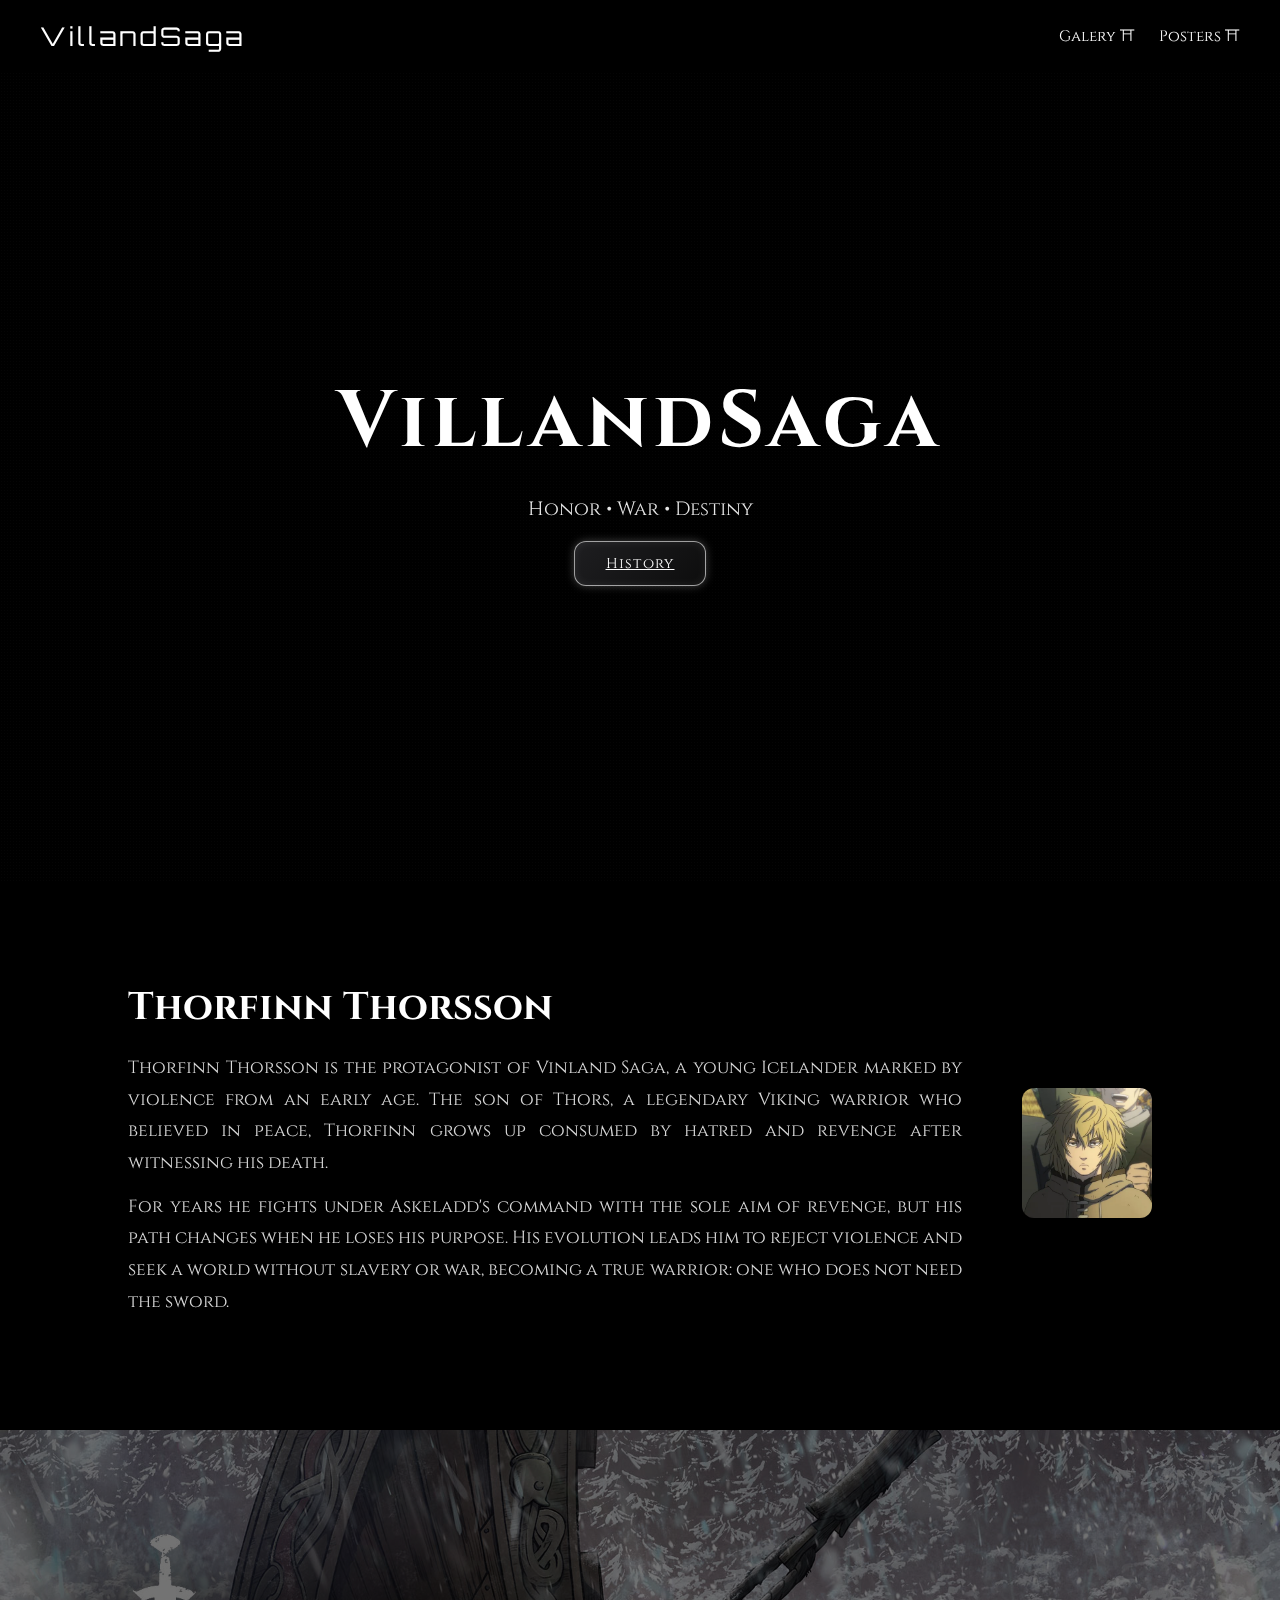
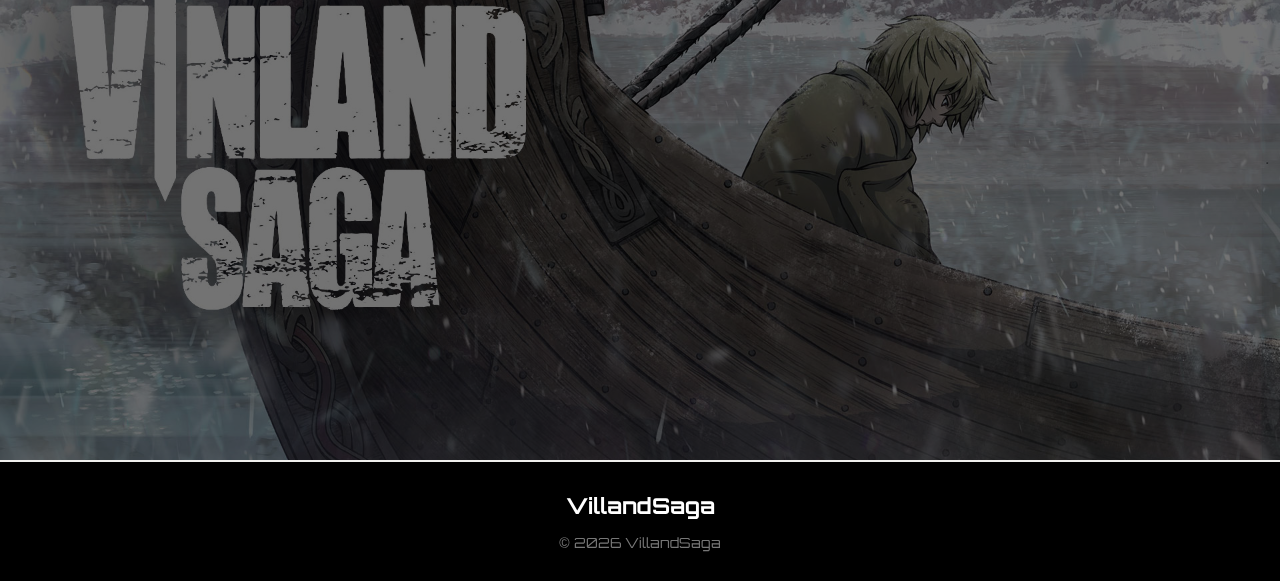
<file: index.html>
<!DOCTYPE html>
<html lang="es">
<head>
    <meta charset="UTF-8">
    <title>VINLLAND | Anime Landing</title>
    <meta name="viewport" content="width=device-width, initial-scale=1.0">

    <!-- Fuentes -->
    <link href="https://fonts.googleapis.com/css2?family=Cinzel:wght@400;700&family=Orbitron:wght@400;600&display=swap" rel="stylesheet">

    <link rel="stylesheet" href="style.css">
</head>
<body>

<!-- Fondo -->
<div class="background"></div>

<!-- NAVBAR -->
<nav class="navbar">
    <div class="logo">VillandSaga</div>

    <ul class="menu">
        <li><a href="Galery.html">Galery ⛩</a></li>
        <li class="dropdown">
            <a href="posters.html">Posters ⛩</a>
        </li>
    </ul>

    <div class="menu-toggle" id="menuToggle">☰</div>
</nav>

<!-- HERO -->
<header class="hero">
    <h1 class="glitch">VillandSaga</h1>
    <p>Honor • War • Destiny</p>

<div class="buttons">
    <a href="history.html" class="btn secondary">History</a>
</div>

</header>

<!-- SECCIÓN -->
<section class="bio">
    <div class="bio-text">
        <h2>Thorfinn Thorsson</h2>
        <p>
Thorfinn Thorsson is the protagonist of Vinland Saga, a young Icelander

marked by violence from an early age. The son of Thors, a legendary
Viking warrior who believed in peace, Thorfinn grows up consumed by hatred

and revenge after witnessing his death.
        </p>
        <p>
For years he fights under Askeladd's command with the sole aim of
revenge, but his path changes when he loses his purpose. His evolution
leads him to reject violence and seek a world without slavery or war,

becoming a true warrior: one who does not need the sword.
        </p>
    </div>

    <div class="bio-image">
        <img src="Torfin1.webp" alt="Thorfinn Thorsson">
    </div>
</section>

<section class="space">
    <div class="overlay">
    </div>
</section>
<footer class="footer">
    <div class="footer-content">
        <div class="footer-logo">VillandSaga</div>

        <div class="footer-copy">
            © 2026 VillandSaga
        </div>
    </div>
</footer>

<script src="scrip.js"></script>
</body>
</html>
</file>
<file: style.css>
/* ================= RESET ================= */

*{
    margin:0;
    padding:0;
    box-sizing:border-box;
}

body{
    font-family:'Cinzel', serif;
    color:white;
    background:#000;
    overflow-x:hidden;
}


/* ================= FONDO GLOBAL ================= */

.background{
    position:fixed;
    inset:0;
    background:
        linear-gradient(to bottom, rgba(0,0,0,.6), #000),
        url("https://images.unsplash.com/photo-1615046059071-2a9f6f1f6a5c")
        center/cover no-repeat;
    z-index:-2;
}

/* partículas suaves */
body::after{
    content:"";
    position:fixed;
    inset:0;
    background-image:radial-gradient(rgba(255,255,255,.15) 1px, transparent 1px);
    background-size:3px 3px;
    opacity:.12;
    z-index:-1;
}


/* ================= NAVBAR ================= */

.navbar{
    display:flex;
    justify-content:space-between;
    align-items:center;
    padding:1.25rem 2.5rem;
    background:rgba(0,0,0,.6);
    backdrop-filter:blur(8px);
    position:relative;
    z-index:1000;
}

.logo{
    font-family:'Orbitron', sans-serif;
    font-size:1.6rem;
    letter-spacing:.18rem;
}

.menu{
    list-style:none;
    display:flex;
    gap:1.5rem;
}

.menu a{
    color:white;
    text-decoration:none;
    font-size:.95rem;
}

.menu a:hover{
    color:crimson;
}

/* dropdown */

.dropdown{ position:relative; }

.dropdown-menu{
    position:absolute;
    top:32px;
    left:0;
    background:rgba(0,0,0,.9);
    list-style:none;
    padding:10px;
    display:none;
    min-width:160px;
    border:1px solid #333;
}

.dropdown:hover .dropdown-menu{
    display:block;
}

/* toggle mobile */

.menu-toggle{
    display:none;
    font-size:1.6rem;
    cursor:pointer;
}


/* ================= HERO ================= */

.hero{
    height:90vh;
    display:flex;
    flex-direction:column;
    justify-content:center;
    align-items:center;
    text-align:center;
}

.hero h1{
    font-size:5rem;
    letter-spacing:.3rem;
}

.hero p{
    font-size:1.2rem;
    margin:1.2rem 0;
    opacity:.9;
}


/* glitch */

.glitch{
    animation:glitch 1.5s infinite;
}

@keyframes glitch{
    0%{ text-shadow:2px 0 crimson; }
    50%{ text-shadow:-2px 0 cyan; }
    100%{ text-shadow:2px 0 crimson; }
}


/* ================= BOTONES ================= */

.buttons{
    display:flex;
    gap:1.2rem;
}

.btn{
    padding:.75rem 1.9rem;
    font-size:.9rem;
    letter-spacing:.08rem;
    border:none;
    cursor:pointer;
    transition:.25s;
}

.btn:hover{
    transform:scale(1.08);
}

/* botón aura anime */

.secondary{
    background:linear-gradient(135deg, rgba(120,120,130,.25), rgba(255,255,255,.05));
    border:1px solid rgba(255,255,255,.6);
    color:#fff;
    border-radius:12px;
    backdrop-filter:blur(6px);
    box-shadow:0 0 8px rgba(255,255,255,.25),
               inset 0 0 10px rgba(255,255,255,.08);
    position:relative;
    overflow:hidden;
}

.secondary::before{
    content:"";
    position:absolute;
    inset:-2px;
    background:linear-gradient(90deg, transparent, rgba(255,255,255,.6), transparent);
    opacity:0;
}

.secondary:hover{
    transform:translateY(-3px) scale(1.06);
    box-shadow:
        0 0 18px rgba(255,255,255,.6),
        0 0 35px rgba(180,220,255,.35);
}

.secondary:hover::before{
    opacity:1;
    animation:auraSweep 1.2s linear infinite;
}

@keyframes auraSweep{
    from{ transform:translateX(-100%); }
    to{ transform:translateX(100%); }
}


/* ================= BIO ================= */

.bio{
    display:flex;
    align-items:center;
    justify-content:space-between;
    gap:60px;
    padding:100px 10%;
    background:rgba(0,0,0,.9);
}

.bio-text h2{
    font-size:2.4rem;
    margin-bottom:20px;
}

.bio-text p{
    font-size:1.1rem;
    line-height:1.8;
    opacity:.85;
    margin-bottom:12px;
    text-align:justify;
}

.bio-image img{
    width:100%;
    max-width:420px;
    border-radius:12px;
    box-shadow:0 0 40px rgba(0,0,0,.7);
    transition:.4s;
}

.bio-image img:hover{
    transform:scale(1.05);
}


/* ================= SPACE FONDO FINAL ================= */

.space{
    position:relative;
    width:100%;
    min-height:70vh;
    background:url("fondo.webp") center/cover no-repeat;
    display:flex;
    align-items:center;
    justify-content:center;
}

.space::before{
    content:"";
    position:absolute;
    inset:0;
    background:rgba(0,0,0,.55);
}

.space .overlay{
    position:relative;
    padding:40px;
    text-align:center;
}


/* ================= HISTORY PAGE ================= */

.container{
    max-width:1100px;
    margin:auto;
    padding:60px 20px;
}

.title{
    text-align:center;
    font-family:'Orbitron', sans-serif;
    font-size:48px;
    letter-spacing:4px;
    margin-bottom:10px;
}

.subtitle{
    text-align:center;
    opacity:.85;
    margin-bottom:60px;
}

.section{
    display:grid;
    grid-template-columns:1fr 1fr;
    gap:40px;
    align-items:center;
    margin-bottom:80px;
    background:rgba(0,0,0,.55);
    padding:30px;
    border-radius:16px;
    backdrop-filter:blur(6px);
}

.section img{
    width:100%;
    border-radius:14px;
    box-shadow:0 0 30px rgba(0,0,0,.8);
    transition:.4s;
}

.section img:hover{
    transform:scale(1.05);
}

.text h2{
    font-size:28px;
    margin-bottom:16px;
}

.text p{
    line-height:1.8;
    opacity:.9;
    margin-bottom:14px;
    text-align:justify;
}


/* ================= VIDEO QUOTE ================= */

.quote-box{
    position:relative;
    width:100%;
    max-width:1100px;
    margin:60px auto;
    height:320px;
    border-radius:16px;
    overflow:hidden;
}

.quote-video{
    position:absolute;
    inset:0;
    width:100%;
    height:100%;
    object-fit:cover;
    filter:brightness(.45);
}

.quote-overlay{
    position:relative;
    z-index:2;
    height:100%;
    display:flex;
    align-items:center;
    justify-content:center;
    text-align:center;
    padding:20px;
    font-size:32px;
    font-weight:700;
    background:linear-gradient(rgba(0,0,0,.3), rgba(0,0,0,.6));
}


/* ================= FOOTER ================= */

.footer{
    background:#000;
    border-top:2px solid #f1f0ee;
    padding:30px 20px;
    text-align:center;
    font-family:'Orbitron', sans-serif;
}

.footer-logo{
    font-size:22px;
    font-weight:700;
    margin-bottom:15px;
}

.footer-copy{
    font-size:14px;
    color:#777;
}


/* ================= FLOAT BUTTON ================= */

.floating-btn{
    position:fixed;
    top:20px;
    right:20px;
    z-index:999;
}


/* ================= RESPONSIVE ================= */

@media (max-width:1024px){
    .space{ min-height:55vh; background-position:center top; }
}

@media (max-width:800px){

    .hero h1{ font-size:3rem; }

    .bio{
        flex-direction:column;
        text-align:center;
    }

    .section{
        grid-template-columns:1fr;
    }

    .quote-box{
        height:220px;
    }

    .quote-overlay{
        font-size:22px;
    }
}

@media (max-width:768px){

    .menu{
        display:none;
        flex-direction:column;
        background:rgba(0,0,0,.95);
        position:absolute;
        top:70px;
        right:0;
        width:220px;
        padding:20px;
        z-index:9999;
    }

    .menu.show{
        display:flex;
    }

    .menu-toggle{
        display:block;
    }

    .dropdown-menu{
        position:relative;
        background:transparent;
        border:none;
    }

    .dropdown:hover .dropdown-menu{
        display:none;
    }

    .dropdown.open .dropdown-menu{
        display:block;
    }
}

@media (max-width:600px){
    .space{ min-height:45vh; }
}
/* ================= GALERY ================= */

.gallery-grid{
    display:grid;
    grid-template-columns: repeat(auto-fit, minmax(260px, 1fr));
    gap:30px;
    margin-top:40px;
}

.gallery-grid img{
    width:100%;
    height:320px;
    object-fit:cover;
    border-radius:16px;

    box-shadow:0 0 30px rgba(0,0,0,.8);
    transition:.4s ease;
    cursor:pointer;
}

.gallery-grid img:hover{
    transform:scale(1.06);
    box-shadow:
        0 0 25px rgba(255,255,255,.25),
        0 0 40px crimson;
}

/* móvil */
@media (max-width:600px){
    .gallery-grid img{
        height:240px;
    }
}
/* ================= VIDEO BACKGROUND ================= */

.bg-video{
    position:fixed;
    inset:0;
    width:100%;
    height:100%;
    object-fit:cover;
    z-index:-3;
}

.video-dark{
    position:fixed;
    inset:0;
    background:linear-gradient(rgba(0,0,0,.6), rgba(0,0,0,.9));
    z-index:-2;
}


/* ================= GALERY PRO ================= */

.glow-title{
    animation:titleGlow 2s infinite alternate;
}

@keyframes titleGlow{
    from{ text-shadow:0 0 10px crimson; }
    to{ text-shadow:0 0 28px red; }
}

.gallery-grid-pro{
    display:grid;
    grid-template-columns:repeat(auto-fit,minmax(260px,1fr));
    gap:30px;
    margin-top:50px;
}

.gallery-grid-pro img{
    width:100%;
    height:340px;
    object-fit:cover;
    border-radius:18px;
    cursor:pointer;

    opacity:0;
    transform:translateY(30px) scale(.95);
    animation:fadeUp .8s ease forwards;

    box-shadow:0 0 30px rgba(0,0,0,.8);
    transition:.35s ease;
}

.gallery-grid-pro img:nth-child(1){animation-delay:.1s;}
.gallery-grid-pro img:nth-child(2){animation-delay:.2s;}
.gallery-grid-pro img:nth-child(3){animation-delay:.3s;}
.gallery-grid-pro img:nth-child(4){animation-delay:.4s;}

@keyframes fadeUp{
    to{
        opacity:1;
        transform:translateY(0) scale(1);
    }
}

.gallery-grid-pro img:hover{
    transform:scale(1.07);
    box-shadow:
        0 0 25px rgba(255,255,255,.25),
        0 0 50px crimson;
}


/* ================= LIGHTBOX ================= */

.lightbox{
    position:fixed;
    inset:0;
    background:rgba(0,0,0,.85);
    display:none;
    align-items:center;
    justify-content:center;
    z-index:9999;
}

.lightbox img{
    max-width:90%;
    max-height:90%;
    border-radius:16px;
    box-shadow:0 0 40px black;
}


/* ================= RESPONSIVE ================= */

@media (max-width:600px){

    .gallery-grid-pro img{
        height:240px;
    }

}
/* ================= ULTRA PRO IMAGE LOAD ================= */

.gallery-grid-pro img{
    filter:blur(8px) brightness(.7);
}

.gallery-grid-pro img.loaded{
    filter:blur(0) brightness(1);
    transition:filter .6s ease, transform .4s ease;
}

/* zoom cinematic */
.gallery-grid-pro img:hover{
    transform:scale(1.08);
}


/* ================= LIGHTBOX ULTRA ================= */

.lightbox{
    backdrop-filter: blur(8px);
    animation:fadeIn .25s ease;
}

@keyframes fadeIn{
    from{opacity:0;}
    to{opacity:1;}
}

.lightbox img{
    animation:zoomIn .25s ease;
}

@keyframes zoomIn{
    from{
        transform:scale(.85);
        opacity:.5;
    }
    to{
        transform:scale(1);
        opacity:1;
    }
}


/* ================= TITLE CINEMATIC ================= */

.glow-title{
    animation:titleGlow 2s infinite alternate;
}

@keyframes titleGlow{
    from{ text-shadow:0 0 12px crimson; }
    to{ text-shadow:0 0 34px red, 0 0 60px rgba(255,0,0,.4); }
}


/* ================= VIDEO PERFORMANCE ================= */

.bg-video{
    will-change: transform;
    transform: translateZ(0);
}


/* ================= MOBILE TOUCH IMPROVEMENTS ================= */

@media (max-width:600px){

    .lightbox{
        padding:10px;
    }

    .lightbox img{
        border-radius:12px;
    }

}
/* ================= POSTERS ================= */

.poster-grid{
    display:grid;
    grid-template-columns:repeat(auto-fit,minmax(260px,1fr));
    gap:40px;
    margin-top:50px;
}

.poster-grid img{
    width:100%;
    height:520px;
    object-fit:cover;
    border-radius:18px;
    cursor:pointer;

    box-shadow:
        0 0 30px rgba(0,0,0,.9),
        0 0 60px rgba(0,0,0,.5);

    transition:.4s ease;
    filter:brightness(.9) contrast(1.05);
}

.poster-grid img:hover{
    transform:scale(1.06);
    filter:brightness(1.05);

    box-shadow:
        0 0 30px crimson,
        0 0 70px rgba(255,0,0,.35);
}


/* stagger entrada */

.poster-grid img{
    opacity:0;
    transform:translateY(40px);
    animation:posterFade .8s ease forwards;
}

.poster-grid img:nth-child(1){animation-delay:.1s;}
.poster-grid img:nth-child(2){animation-delay:.2s;}
.poster-grid img:nth-child(3){animation-delay:.3s;}
.poster-grid img:nth-child(4){animation-delay:.4s;}

@keyframes posterFade{
    to{
        opacity:1;
        transform:translateY(0);
    }
}


/* ================= RESPONSIVE POSTERS ================= */

@media (max-width:900px){

    .poster-grid{
        grid-template-columns:repeat(2,1fr);
    }

    .poster-grid img{
        height:420px;
    }
}

@media (max-width:600px){

    .poster-grid{
        grid-template-columns:1fr;
        gap:24px;
    }

    .poster-grid img{
        height:380px;
    }
}
</file>
